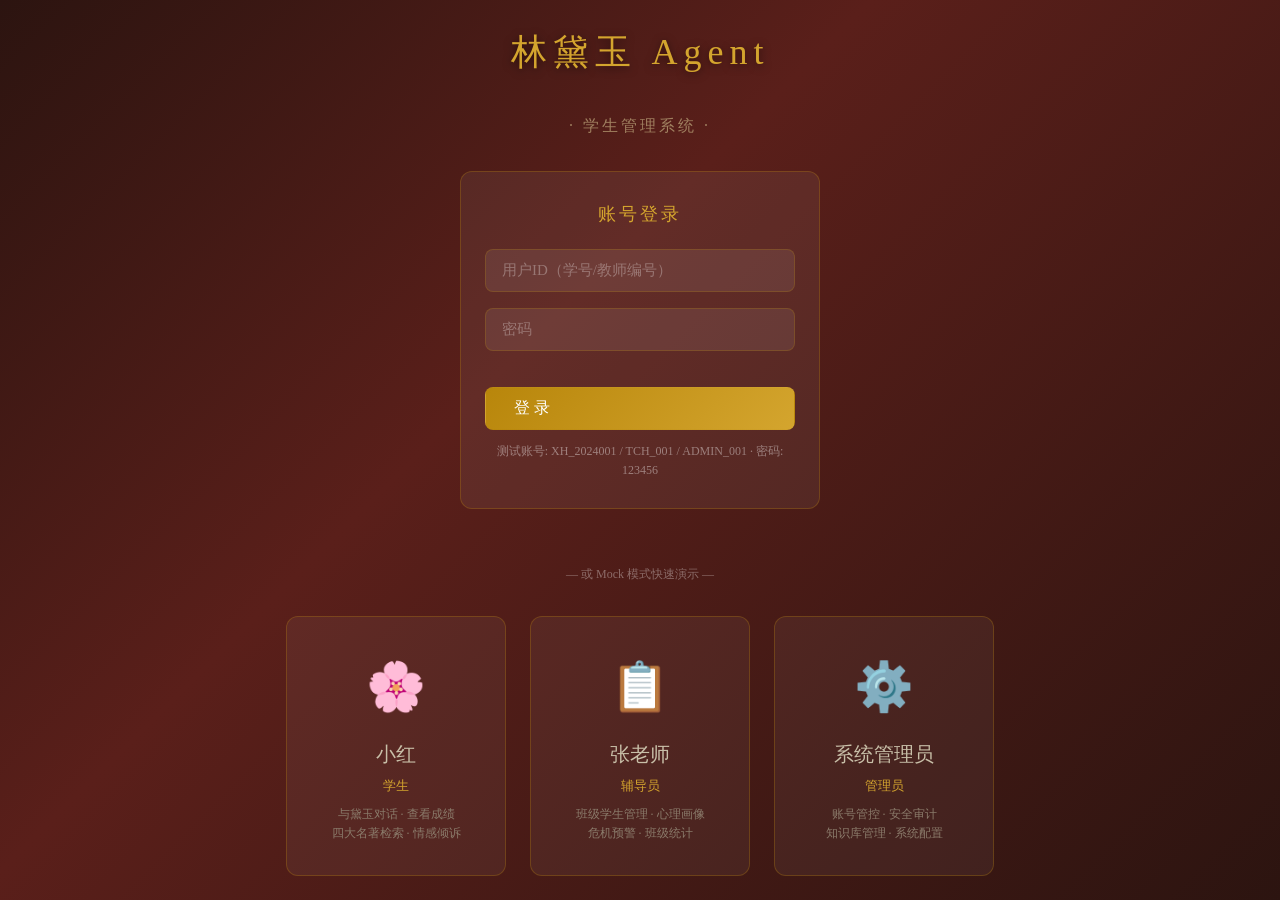
<file: frontend/index.html>
<!DOCTYPE html>
<html lang="zh-CN">
<head>
<meta charset="UTF-8">
<meta name="viewport" content="width=device-width, initial-scale=1.0">
<title>林黛玉 Agent · 学生管理系统</title>
<link rel="stylesheet" href="css/style.css">
</head>
<body>

<!-- ═══════════════════════════════════════════════════════
     登录页（独立全屏）
     ═══════════════════════════════════════════════════════ -->
<div id="loginShell" class="login-page">
  <div class="login-title">林黛玉 Agent</div>
  <div class="login-subtitle">· 学生管理系统 ·</div>

  <!-- 真实登录表单 -->
  <div class="login-form-wrap">
    <div class="login-form-title">账号登录</div>
    <div class="form-group">
      <input class="form-input login-input" id="loginUserId" placeholder="用户ID（学号/教师编号）" autocomplete="username">
    </div>
    <div class="form-group">
      <input class="form-input login-input" id="loginPassword" type="password" placeholder="密码" autocomplete="current-password">
    </div>
    <div id="loginError" style="color:#F44336;font-size:13px;min-height:20px;text-align:center;"></div>
    <button class="btn btn-gold btn-lg" style="width:100%;" id="loginBtn" onclick="App.doRealLogin()">登 录</button>
    <div style="text-align:center;margin-top:12px;font-size:12px;color:rgba(255,255,255,0.4);">
      测试账号: XH_2024001 / TCH_001 / ADMIN_001 · 密码: 123456
    </div>
  </div>

  <!-- Mock 快速演示 -->
  <div style="margin-top:24px;color:rgba(255,255,255,0.35);font-size:12px;text-align:center;">— 或 Mock 模式快速演示 —</div>
  <div class="login-cards">
    <div class="login-card" onclick="App.doMockLogin('student')">
      <div class="icon">🌸</div>
      <div class="name">小红</div>
      <div class="role">学生</div>
      <div class="desc">与黛玉对话 · 查看成绩<br>四大名著检索 · 情感倾诉</div>
    </div>
    <div class="login-card" onclick="App.doMockLogin('teacher')">
      <div class="icon">📋</div>
      <div class="name">张老师</div>
      <div class="role">辅导员</div>
      <div class="desc">班级学生管理 · 心理画像<br>危机预警 · 班级统计</div>
    </div>
    <div class="login-card" onclick="App.doMockLogin('admin')">
      <div class="icon">⚙️</div>
      <div class="name">系统管理员</div>
      <div class="role">管理员</div>
      <div class="desc">账号管控 · 安全审计<br>知识库管理 · 系统配置</div>
    </div>
  </div>
</div>

<!-- ═══════════════════════════════════════════════════════
     主应用布局
     ═══════════════════════════════════════════════════════ -->
<div class="app-layout" style="display:none;">

  <!-- 顶部导航 -->
  <header class="header">
    <div class="header-left">
      <span class="header-logo">🏯 黛玉 Agent<span>· 学生管理系统</span></span>
    </div>
    <div class="header-center">
      <div class="role-switch">
        <button data-role="student">🌸 学生</button>
        <button data-role="teacher">📋 教师</button>
        <button data-role="admin">⚙️ 管理员</button>
      </div>
    </div>
    <div class="header-right">
      <div class="mode-switch-wrap">
        <span class="mode-label active" id="modeLabelMock">Mock</span>
        <input type="checkbox" id="modeToggle">
        <label class="mode-switch-slider" for="modeToggle"></label>
        <span class="mode-label" id="modeLabelReal">API</span>
      </div>
      <div class="user-badge" id="userBadge">
        <span class="user-avatar">?</span><span>未登录</span>
      </div>
    </div>
  </header>

  <!-- 主体 -->
  <div class="main-body">
    <!-- 侧边栏 -->
    <aside class="sidebar" id="sidebarMenu">
      <!-- JS动态渲染 -->
    </aside>

    <!-- 内容区 -->
    <main class="content" id="mainContent">

      <!-- ═════ 登录页（内嵌） ═════ -->
      <div class="page" id="page-login">
        <div class="login-page-inner">
          <h2 style="font-family:var(--font-title);font-size:28px;color:var(--zhu-sha);">欢迎使用林黛玉 Agent 学生管理系统</h2>
          <p style="color:var(--mo-light);">请从顶部导航栏选择角色进入系统</p>
        </div>
      </div>

      <!-- ═════ 学生：黛玉对话 ═════ -->
      <div class="page" id="page-studentChat">
        <div class="page-title">🌸 林黛玉对话</div>
        <div class="chat-container">
          <div class="chat-main">
            <div class="chat-panel">
              <div class="chat-messages" id="chatMessages"></div>
              <div class="chat-quick-actions">
                <button class="btn btn-outline btn-sm" data-scenario="academic">📊 模拟成绩查询</button>
                <button class="btn btn-outline btn-sm" data-scenario="chat">💬 模拟闲聊</button>
                <button class="btn btn-outline btn-sm" data-scenario="crisis">🆘 模拟心理危机</button>
                <button class="btn btn-outline btn-sm" data-scenario="b1">🛡️ 模拟B1敏感</button>
                <button class="btn btn-outline btn-sm" data-scenario="b2">⚠️ 模拟B2粗鄙</button>
              </div>
              <div class="chat-input-area">
                <input class="form-input" id="chatInput" placeholder="和林黛玉说说话吧...">
                <button class="btn btn-gold" id="chatSendBtn">发送</button>
              </div>
            </div>
          </div>
          <div class="chat-panel" style="flex:4;">
            <div id="safetyIndicator" class="safety-indicator safe">✅ 安全状态正常 — 黛玉角色正常运行中</div>
            <div class="memory-panel" id="memoryPanel">
              <div class="memory-block empty">暂无记忆上下文注入</div>
            </div>
          </div>
        </div>
      </div>

      <!-- ═════ 学生：成绩 ═════ -->
      <div class="page" id="page-studentScores"></div>

      <!-- ═════ 学生：就业 ═════ -->
      <div class="page" id="page-studentEmployment"></div>

      <!-- ═════ 学生：四大名著检索 ═════ -->
      <div class="page" id="page-studentSearch"></div>

      <!-- ═════ 教师：班级学生列表 ═════ -->
      <div class="page" id="page-teacherStudents"></div>

      <!-- ═════ 教师：学生画像 ═════ -->
      <div class="page" id="page-teacherProfile"></div>

      <!-- ═════ 教师：危机预警 ═════ -->
      <div class="page" id="page-teacherAlerts"></div>

      <!-- ═════ 教师：班级统计 ═════ -->
      <div class="page" id="page-teacherStats"></div>

      <!-- ═════ 管理员：账号管控 ═════ -->
      <div class="page" id="page-adminAccounts"></div>

      <!-- ═════ 管理员：安全日志 ═════ -->
      <div class="page" id="page-adminSecurity"></div>

      <!-- ═════ 管理员：知识库管理 ═════ -->
      <div class="page" id="page-adminKnowledge"></div>

      <!-- ═════ 管理员：系统配置 ═════ -->
      <div class="page" id="page-adminConfig"></div>

      <!-- ═════ CRUD：学生管理 ═════ -->
      <div class="page" id="page-crudStudents"></div>

      <!-- ═════ CRUD：成绩管理 ═════ -->
      <div class="page" id="page-crudScores"></div>

      <!-- ═════ CRUD：就业管理 ═════ -->
      <div class="page" id="page-crudEmployment"></div>

      <!-- ═════ CRUD：班级管理 ═════ -->
      <div class="page" id="page-crudClasses"></div>

      <!-- ═════ CRUD：教师管理 ═════ -->
      <div class="page" id="page-crudTeachers"></div>

      <!-- ═════ 架构可视化 ═════ -->
      <div class="page" id="page-architecture"></div>

      <!-- ═════ 统计分析 ═════ -->
      <div class="page" id="page-statistics"></div>

      <!-- ═════ NL 自然语言查询 ═════ -->
      <div class="page" id="page-nlQuery">
        <div class="page-title">🔍 自然语言数据查询</div>
        <div class="card" style="margin-bottom:16px;">
          <div class="card-header">输入自然语言查询问题</div>
          <div class="search-bar" style="margin:12px 0;">
            <input class="form-input" id="nlQueryInput" placeholder="例如：有哪些女生的数学成绩超过85分？初二3班有多少男生？平均薪资最高的班级是哪个？" style="flex:1;font-size:15px;">
            <button class="btn btn-gold" id="nlQueryBtn" style="font-size:15px;padding:10px 24px;">🔍 查询</button>
          </div>
          <div style="display:flex;gap:8px;flex-wrap:wrap;margin-top:8px;">
            <span style="font-size:12px;color:var(--mo-lighter);">快捷示例:</span>
            <button class="btn btn-sm btn-outline nl-example" data-q="有哪些女生的数学成绩超过85分？">数学>85分女生</button>
            <button class="btn btn-sm btn-outline nl-example" data-q="初二3班有多少男生？">班级男生统计</button>
            <button class="btn btn-sm btn-outline nl-example" data-q="平均薪资最高的班级是哪个？">薪资最高班级</button>
            <button class="btn btn-sm btn-outline nl-example" data-q="查询所有超过30岁的学生">30岁以上学生</button>
            <button class="btn btn-sm btn-outline nl-example" data-q="有哪些学生有两次以上不及格？">不及格>2次</button>
          </div>
        </div>

        <!-- 结果显示区域 -->
        <div id="nlQueryResult" style="display:none;">
          <!-- SQL 展示 -->
          <div class="card" style="margin-bottom:16px;">
            <div class="card-header" style="display:flex;justify-content:space-between;align-items:center;">
              <span>📝 生成的 SQL</span>
              <span id="nlQueryRowCount" style="font-size:13px;color:var(--mo-lighter);"></span>
            </div>
            <pre id="nlQuerySql" style="background:var(--bg-card);border:1px solid var(--border-light);border-radius:8px;padding:12px 16px;font-size:13px;overflow-x:auto;white-space:pre-wrap;word-break:break-all;"></pre>
            <div id="nlQueryError" style="display:none;color:var(--zhu-sha);padding:8px 16px;font-size:13px;"></div>
          </div>

          <!-- 结果展示 -->
          <div class="card">
            <div class="card-header">📊 查询结果</div>
            <div id="nlQueryAnswer" style="padding:16px;line-height:1.8;font-size:14px;"></div>
            <div id="nlQueryTable" style="padding:0 16px 16px;overflow-x:auto;"></div>
          </div>
        </div>

        <!-- 初始提示 -->
        <div id="nlQueryHint" class="card">
          <div style="text-align:center;padding:40px;color:var(--mo-lighter);">
            <div style="font-size:48px;margin-bottom:12px;">🔍</div>
            <p style="font-size:16px;margin-bottom:8px;">用自然语言提问，AI 将自动生成 SQL 并查询数据库</p>
            <p style="font-size:13px;">支持学生、成绩、就业、班级、教师等多表联合查询</p>
            <p style="font-size:12px;color:var(--mo-light);margin-top:8px;">管理员可查全部数据 · 教师仅查本班 · 学生仅查自己</p>
          </div>
        </div>
      </div>

    </main>
  </div>
</div>

<!-- ═══════════════════════════════════════════════════════
     弹窗
     ═══════════════════════════════════════════════════════ -->
<div class="modal-overlay" id="modalOverlay">
  <div class="modal">
    <div class="modal-header">
      <span id="modalTitle">标题</span>
      <button class="modal-close" id="modalClose">&times;</button>
    </div>
    <div id="modalBody"></div>
    <div class="modal-footer">
      <button class="btn btn-outline" onclick="document.getElementById('modalOverlay').classList.remove('show')">取消</button>
      <button class="btn btn-primary" id="modalSave">保存</button>
    </div>
  </div>
</div>

<!-- ═══════════════════════════════════════════════════════
     脚本
     ═══════════════════════════════════════════════════════ -->
<script src="js/mock-data.js"></script>
<script src="js/api.js"></script>
<script src="js/app.js"></script>

</body>
</html>
</file>
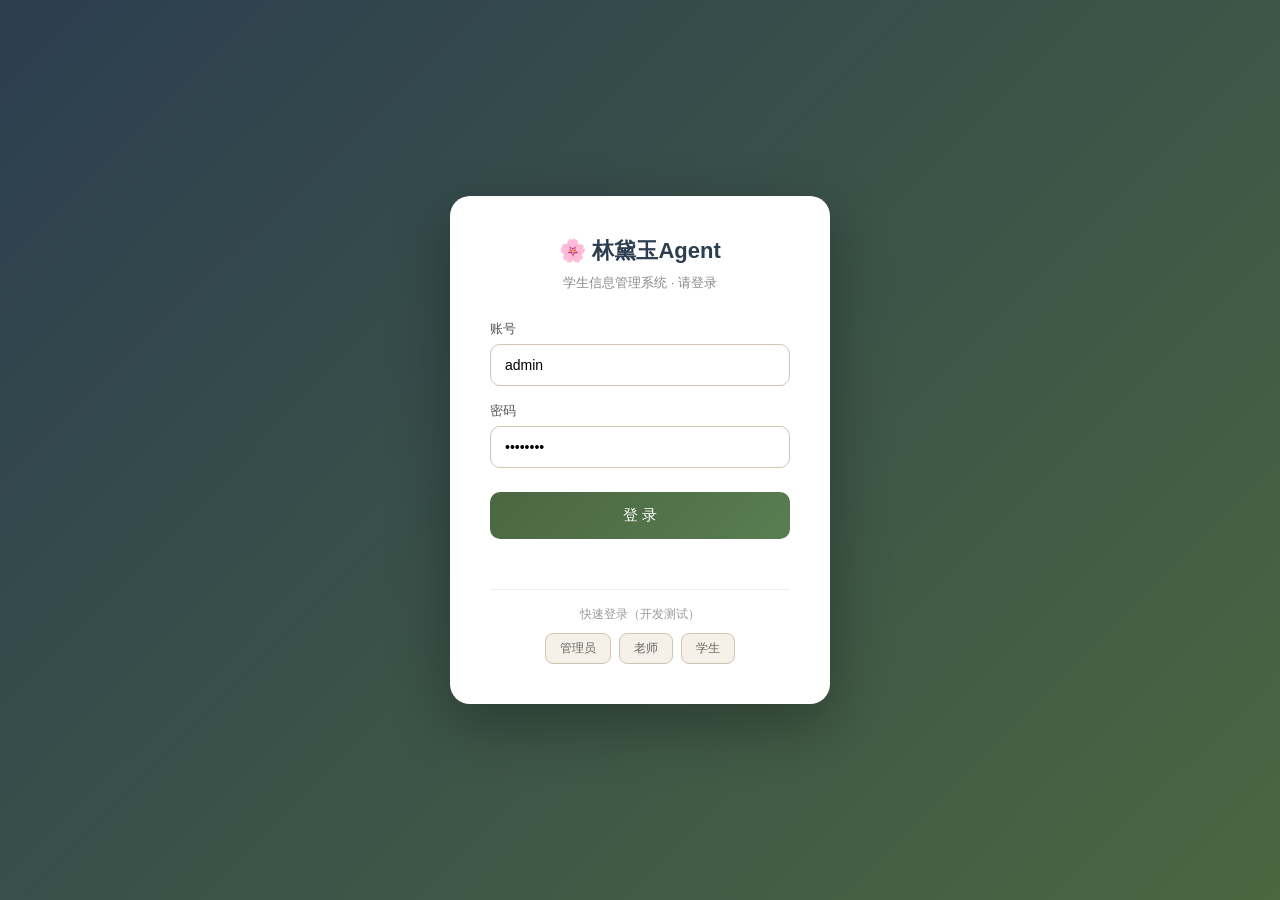
<file: static/chat.html>
<!DOCTYPE html>
<html lang="zh-CN">
<head>
    <meta charset="UTF-8">
    <meta name="viewport" content="width=device-width, initial-scale=1.0">
    <title>林黛玉Agent · 学生信息助手</title>
    <style>
        * {
            margin: 0;
            padding: 0;
            box-sizing: border-box;
        }

        body {
            font-family: "Microsoft YaHei", "PingFang SC", sans-serif;
            background: linear-gradient(135deg, #f5f0e8 0%, #e8e0d0 100%);
            height: 100vh;
            display: flex;
            flex-direction: column;
        }

        /* ========== 登录界面 ========== */
        .login-overlay {
            position: fixed;
            top: 0;
            left: 0;
            right: 0;
            bottom: 0;
            background: linear-gradient(135deg, #2c3e50 0%, #4a6741 100%);
            display: flex;
            align-items: center;
            justify-content: center;
            z-index: 1000;
            transition: opacity 0.4s ease;
        }

        .login-overlay.hidden {
            opacity: 0;
            pointer-events: none;
        }

        .login-card {
            background: white;
            padding: 40px;
            border-radius: 20px;
            width: 380px;
            max-width: 90%;
            box-shadow: 0 20px 60px rgba(0,0,0,0.3);
        }

        .login-card h2 {
            text-align: center;
            color: #2c3e50;
            margin-bottom: 8px;
            font-size: 22px;
        }

        .login-card .subtitle {
            text-align: center;
            color: #888;
            font-size: 13px;
            margin-bottom: 28px;
        }

        .form-group {
            margin-bottom: 16px;
        }

        .form-group label {
            display: block;
            font-size: 13px;
            color: #555;
            margin-bottom: 6px;
        }

        .form-group input {
            width: 100%;
            padding: 12px 14px;
            border: 1px solid #d0c5b5;
            border-radius: 10px;
            font-size: 14px;
            outline: none;
            transition: border-color 0.2s;
        }

        .form-group input:focus {
            border-color: #4a6741;
        }

        .login-btn {
            width: 100%;
            padding: 14px;
            background: linear-gradient(135deg, #4a6741 0%, #5a7d52 100%);
            color: white;
            border: none;
            border-radius: 10px;
            font-size: 15px;
            cursor: pointer;
            margin-top: 8px;
            transition: all 0.2s;
        }

        .login-btn:hover:not(:disabled) {
            transform: translateY(-1px);
            box-shadow: 0 4px 12px rgba(74, 103, 65, 0.3);
        }

        .login-btn:disabled {
            background: #c0c0c0;
            cursor: not-allowed;
        }

        .login-error {
            color: #ff4d4f;
            font-size: 13px;
            text-align: center;
            margin-top: 12px;
            min-height: 18px;
        }

        .quick-login {
            margin-top: 20px;
            padding-top: 16px;
            border-top: 1px solid #eee;
        }

        .quick-login-title {
            font-size: 12px;
            color: #999;
            text-align: center;
            margin-bottom: 10px;
        }

        .quick-login-btns {
            display: flex;
            gap: 8px;
            justify-content: center;
            flex-wrap: wrap;
        }

        .quick-btn {
            padding: 6px 14px;
            background: #f5f0e8;
            border: 1px solid #d0c5b5;
            border-radius: 8px;
            font-size: 12px;
            color: #666;
            cursor: pointer;
            transition: all 0.2s;
        }

        .quick-btn:hover {
            border-color: #4a6741;
            color: #4a6741;
            background: #f0f5ee;
        }

        /* ========== 顶部标题栏 ========== */
        .header {
            background: linear-gradient(90deg, #2c3e50 0%, #4a6741 100%);
            color: #f5f0e8;
            padding: 16px 24px;
            display: flex;
            align-items: center;
            justify-content: space-between;
            box-shadow: 0 2px 8px rgba(0,0,0,0.15);
        }

        .header-left {
            display: flex;
            align-items: center;
            gap: 12px;
        }

        .avatar {
            width: 40px;
            height: 40px;
            border-radius: 50%;
            background: linear-gradient(135deg, #8b9dc3 0%, #d4a5a5 100%);
            display: flex;
            align-items: center;
            justify-content: center;
            font-size: 20px;
            border: 2px solid rgba(255,255,255,0.3);
        }

        .header-title {
            font-size: 18px;
            font-weight: 600;
            letter-spacing: 1px;
        }

        .header-subtitle {
            font-size: 12px;
            opacity: 0.8;
            margin-top: 2px;
        }

        .header-right {
            display: flex;
            align-items: center;
            gap: 14px;
        }

        .user-info {
            text-align: right;
            font-size: 13px;
        }

        .user-name {
            font-weight: 500;
        }

        .user-role {
            font-size: 11px;
            opacity: 0.8;
        }

        .logout-btn {
            padding: 6px 14px;
            background: rgba(255,255,255,0.15);
            border: 1px solid rgba(255,255,255,0.3);
            border-radius: 8px;
            color: white;
            font-size: 12px;
            cursor: pointer;
            transition: all 0.2s;
        }

        .logout-btn:hover {
            background: rgba(255,255,255,0.25);
        }

        .status {
            display: flex;
            align-items: center;
            gap: 6px;
            font-size: 13px;
        }

        .status-dot {
            width: 8px;
            height: 8px;
            border-radius: 50%;
            background: #52c41a;
            animation: pulse 2s infinite;
        }

        .status-dot.connecting {
            background: #faad14;
        }

        .status-dot.error {
            background: #ff4d4f;
            animation: none;
        }

        @keyframes pulse {
            0%, 100% { opacity: 1; }
            50% { opacity: 0.5; }
        }

        /* ========== 聊天区域 ========== */
        .chat-container {
            flex: 1;
            overflow-y: auto;
            padding: 20px;
            display: flex;
            flex-direction: column;
            gap: 16px;
        }

        .message {
            display: flex;
            gap: 12px;
            max-width: 85%;
            animation: fadeIn 0.3s ease;
        }

        .message.user {
            align-self: flex-end;
            flex-direction: row-reverse;
        }

        .message.assistant {
            align-self: flex-start;
        }

        @keyframes fadeIn {
            from { opacity: 0; transform: translateY(10px); }
            to { opacity: 1; transform: translateY(0); }
        }

        .msg-avatar {
            width: 36px;
            height: 36px;
            border-radius: 50%;
            display: flex;
            align-items: center;
            justify-content: center;
            font-size: 16px;
            flex-shrink: 0;
        }

        .message.user .msg-avatar {
            background: #4a6741;
            color: white;
        }

        .message.assistant .msg-avatar {
            background: linear-gradient(135deg, #8b9dc3 0%, #d4a5a5 100%);
        }

        .msg-content {
            padding: 12px 16px;
            border-radius: 16px;
            line-height: 1.6;
            font-size: 14px;
            word-break: break-word;
        }

        .message.user .msg-content {
            background: #4a6741;
            color: white;
            border-bottom-right-radius: 4px;
        }

        .message.assistant .msg-content {
            background: white;
            color: #333;
            border-bottom-left-radius: 4px;
            box-shadow: 0 2px 8px rgba(0,0,0,0.08);
        }

        /* 思考过程 / 工具调用 */
        .thinking-box {
            display: flex;
            flex-direction: column;
            gap: 4px;
            padding: 8px 12px;
            border-radius: 10px;
            font-size: 12px;
            margin-top: 4px;
        }

        .thinking-box.thinking {
            background: #f0f0f0;
            color: #666;
            border-left: 3px solid #8b9dc3;
        }

        .thinking-box.tool-call {
            background: #e6f7ff;
            color: #096dd9;
            border-left: 3px solid #1890ff;
        }

        .thinking-box.tool-result {
            background: #f6ffed;
            color: #389e0d;
            border-left: 3px solid #52c41a;
        }

        .thinking-box.error {
            background: #fff2f0;
            color: #cf1322;
            border-left: 3px solid #ff4d4f;
        }

        .thinking-label {
            font-weight: 600;
            font-size: 11px;
            opacity: 0.8;
        }

        .cursor {
            display: inline-block;
            width: 2px;
            height: 16px;
            background: #4a6741;
            margin-left: 2px;
            animation: blink 1s infinite;
            vertical-align: middle;
        }

        @keyframes blink {
            0%, 100% { opacity: 1; }
            50% { opacity: 0; }
        }

        /* ========== 输入区域 ========== */
        .input-area {
            background: white;
            padding: 16px 20px;
            border-top: 1px solid #e0d5c5;
            display: flex;
            gap: 12px;
            align-items: flex-end;
        }

        .input-box {
            flex: 1;
            position: relative;
        }

        .input-box textarea {
            width: 100%;
            padding: 12px 16px;
            border: 1px solid #d0c5b5;
            border-radius: 20px;
            resize: none;
            font-size: 14px;
            line-height: 1.5;
            max-height: 120px;
            outline: none;
            transition: border-color 0.2s;
            font-family: inherit;
        }

        .input-box textarea:focus {
            border-color: #4a6741;
        }

        .input-box textarea:disabled {
            background: #f5f5f5;
            cursor: not-allowed;
        }

        .send-btn {
            width: 44px;
            height: 44px;
            border-radius: 50%;
            border: none;
            background: linear-gradient(135deg, #4a6741 0%, #5a7d52 100%);
            color: white;
            font-size: 18px;
            cursor: pointer;
            display: flex;
            align-items: center;
            justify-content: center;
            transition: all 0.2s;
            flex-shrink: 0;
        }

        .send-btn:hover:not(:disabled) {
            transform: scale(1.05);
            box-shadow: 0 4px 12px rgba(74, 103, 65, 0.3);
        }

        .send-btn:disabled {
            background: #c0c0c0;
            cursor: not-allowed;
        }

        /* ========== 欢迎语 ========== */
        .welcome {
            text-align: center;
            padding: 40px 20px;
            color: #888;
        }

        .welcome h2 {
            font-size: 24px;
            color: #4a6741;
            margin-bottom: 12px;
            font-weight: 400;
        }

        .welcome p {
            font-size: 14px;
            line-height: 2;
        }

        .welcome .examples {
            margin-top: 20px;
            display: flex;
            flex-wrap: wrap;
            gap: 8px;
            justify-content: center;
        }

        .example-chip {
            padding: 6px 14px;
            background: white;
            border: 1px solid #d0c5b5;
            border-radius: 16px;
            font-size: 13px;
            color: #666;
            cursor: pointer;
            transition: all 0.2s;
        }

        .example-chip:hover {
            border-color: #4a6741;
            color: #4a6741;
            background: #f0f5ee;
        }

        /* 滚动条美化 */
        .chat-container::-webkit-scrollbar {
            width: 6px;
        }

        .chat-container::-webkit-scrollbar-track {
            background: transparent;
        }

        .chat-container::-webkit-scrollbar-thumb {
            background: #c0b5a5;
            border-radius: 3px;
        }

        /* ========== 移动端适配 ========== */
        @media (max-width: 640px) {
            .header {
                padding: 12px 16px;
            }
            .header-right {
                gap: 8px;
            }
            .user-info {
                display: none;
            }
            .chat-container {
                padding: 12px;
            }
            .message {
                max-width: 92%;
            }
            .input-area {
                padding: 12px;
            }
            .login-card {
                padding: 28px 20px;
            }
        }
    </style>
</head>
<body>
    <!-- 登录界面 -->
    <div class="login-overlay" id="loginOverlay">
        <div class="login-card">
            <h2>🌸 林黛玉Agent</h2>
            <div class="subtitle">学生信息管理系统 · 请登录</div>

            <div class="form-group">
                <label>账号</label>
                <input type="text" id="loginUsername" placeholder="用户名 / 学号 / 工号" 
                    value="admin" onkeydown="if(event.key==='Enter')login()">
            </div>

            <div class="form-group">
                <label>密码</label>
                <input type="password" id="loginPassword" placeholder="密码" 
                    value="admin123" onkeydown="if(event.key==='Enter')login()">
            </div>

            <button class="login-btn" id="loginBtn" onclick="login()">登 录</button>
            <div class="login-error" id="loginError"></div>

            <div class="quick-login">
                <div class="quick-login-title">快速登录（开发测试）</div>
                <div class="quick-login-btns">
                    <button class="quick-btn" onclick="quickLogin('admin','admin123')">管理员</button>
                    <button class="quick-btn" onclick="quickLogin('T001','teacher123')">老师</button>
                    <button class="quick-btn" onclick="quickLogin('1001','student123')">学生</button>
                </div>
            </div>
        </div>
    </div>

    <!-- 主界面 -->
    <div class="header">
        <div class="header-left">
            <div class="avatar">🌸</div>
            <div>
                <div class="header-title">林黛玉Agent</div>
                <div class="header-subtitle">学生信息管理系统 · 智能助手</div>
            </div>
        </div>
        <div class="header-right">
            <div class="user-info" id="userInfo">
                <div class="user-name" id="userName">-</div>
                <div class="user-role" id="userRole">-</div>
            </div>
            <button class="logout-btn" onclick="logout()">退出</button>
            <div class="status">
                <div class="status-dot" id="statusDot"></div>
                <span id="statusText">在线</span>
            </div>
        </div>
    </div>

    <div class="chat-container" id="chatContainer">
        <div class="welcome" id="welcomeMsg">
            <h2>🌸 林黛玉</h2>
            <p>这位客官安好。今儿个怎么有空来潇湘馆坐坐？<br>
            若是来问那些学生簿册的事，我倒是可以帮着翻翻。<br>
            若是想聊些诗词典故，我也略知一二。</p>
            <div class="examples">
                <div class="example-chip" onclick="sendExample('查一下学生 1001 的成绩')">查学生成绩</div>
                <div class="example-chip" onclick="sendExample('JAVA-01 班级就业情况如何？')">查班级就业</div>
                <div class="example-chip" onclick="sendExample('红楼梦里黛玉葬花是怎么回事？')">黛玉葬花</div>
                <div class="example-chip" onclick="sendExample('草船借箭的故事')">草船借箭</div>
                <div class="example-chip" onclick="sendExample('哪个班级就业薪资最高？')">薪资排行</div>
            </div>
        </div>
    </div>

    <div class="input-area">
        <div class="input-box">
            <textarea id="messageInput" rows="1" placeholder="在此输入您的问题..." 
                onkeydown="handleKeydown(event)"></textarea>
        </div>
        <button class="send-btn" id="sendBtn" onclick="sendMessage()">➤</button>
    </div>

    <script>
        const API_URL = '/api/v1/lin-daiyu/chat';
        const AUTH_URL = '/api/v1/auth/login';
        let sessionId = null;
        let isStreaming = false;
        let currentAssistantDiv = null;
        let currentMessageContent = null;
        let accessToken = localStorage.getItem('ldy_token');
        let userInfo = JSON.parse(localStorage.getItem('ldy_user') || '{}');

        const loginOverlay = document.getElementById('loginOverlay');
        const loginUsername = document.getElementById('loginUsername');
        const loginPassword = document.getElementById('loginPassword');
        const loginBtn = document.getElementById('loginBtn');
        const loginError = document.getElementById('loginError');
        const chatContainer = document.getElementById('chatContainer');
        const messageInput = document.getElementById('messageInput');
        const sendBtn = document.getElementById('sendBtn');
        const statusDot = document.getElementById('statusDot');
        const statusText = document.getElementById('statusText');
        const userNameEl = document.getElementById('userName');
        const userRoleEl = document.getElementById('userRole');

        // 页面加载时检查登录状态
        document.addEventListener('DOMContentLoaded', () => {
            if (accessToken && userInfo.name) {
                showMainUI();
            }
            messageInput.focus();
        });

        function showMainUI() {
            loginOverlay.classList.add('hidden');
            userNameEl.textContent = userInfo.name || '-';
            const roleMap = { admin: '管理员', teacher: '老师', student: '学生' };
            userRoleEl.textContent = roleMap[userInfo.user_type] || userInfo.user_type;
        }

        function showLogin() {
            loginOverlay.classList.remove('hidden');
            loginUsername.value = '';
            loginPassword.value = '';
            loginError.textContent = '';
        }

        async function login() {
            const username = loginUsername.value.trim();
            const password = loginPassword.value.trim();
            if (!username || !password) {
                loginError.textContent = '请输入账号和密码';
                return;
            }
            await doLogin(username, password);
        }

        async function quickLogin(username, password) {
            loginUsername.value = username;
            loginPassword.value = password;
            await doLogin(username, password);
        }

        async function doLogin(username, password) {
            loginBtn.disabled = true;
            loginError.textContent = '';

            try {
                const formData = new URLSearchParams();
                formData.append('username', username);
                formData.append('password', password);

                const response = await fetch(AUTH_URL, {
                    method: 'POST',
                    headers: { 'Content-Type': 'application/x-www-form-urlencoded' },
                    body: formData
                });

                const data = await response.json();

                if (!response.ok) {
                    loginError.textContent = data.detail || '登录失败';
                    return;
                }

                accessToken = data.access_token;
                userInfo = {
                    name: data.name,
                    user_type: data.user_type
                };

                localStorage.setItem('ldy_token', accessToken);
                localStorage.setItem('ldy_user', JSON.stringify(userInfo));

                showMainUI();

            } catch (err) {
                loginError.textContent = '网络错误，请检查服务是否启动';
                console.error('登录失败:', err);
            } finally {
                loginBtn.disabled = false;
            }
        }

        function logout() {
            accessToken = null;
            userInfo = {};
            sessionId = null;
            localStorage.removeItem('ldy_token');
            localStorage.removeItem('ldy_user');
            chatContainer.innerHTML = `
                <div class="welcome" id="welcomeMsg">
                    <h2>🌸 林黛玉</h2>
                    <p>这位客官安好。今儿个怎么有空来潇湘馆坐坐？<br>
                    若是来问那些学生簿册的事，我倒是可以帮着翻翻。<br>
                    若是想聊些诗词典故，我也略知一二。</p>
                    <div class="examples">
                        <div class="example-chip" onclick="sendExample('查一下学生 1001 的成绩')">查学生成绩</div>
                        <div class="example-chip" onclick="sendExample('JAVA-01 班级就业情况如何？')">查班级就业</div>
                        <div class="example-chip" onclick="sendExample('红楼梦里黛玉葬花是怎么回事？')">黛玉葬花</div>
                        <div class="example-chip" onclick="sendExample('草船借箭的故事')">草船借箭</div>
                        <div class="example-chip" onclick="sendExample('哪个班级就业薪资最高？')">薪资排行</div>
                    </div>
                </div>
            `;
            showLogin();
        }

        messageInput.addEventListener('input', function() {
            this.style.height = 'auto';
            this.style.height = Math.min(this.scrollHeight, 120) + 'px';
        });

        function handleKeydown(e) {
            if (e.key === 'Enter' && !e.shiftKey) {
                e.preventDefault();
                sendMessage();
            }
        }

        function sendExample(text) {
            messageInput.value = text;
            sendMessage();
        }

        function appendUserMessage(text) {
            const div = document.createElement('div');
            div.className = 'message user';
            div.innerHTML = `
                <div class="msg-avatar">🧑</div>
                <div class="msg-content">${escapeHtml(text)}</div>
            `;
            chatContainer.appendChild(div);
            scrollToBottom();
        }

        function createAssistantMessage() {
            const div = document.createElement('div');
            div.className = 'message assistant';
            div.innerHTML = `
                <div class="msg-avatar">🌸</div>
                <div class="msg-content" id="msg-${Date.now()}"></div>
            `;
            chatContainer.appendChild(div);
            scrollToBottom();
            return div.querySelector('.msg-content');
        }

        function appendThinking(content) {
            if (!currentAssistantDiv) return;
            const box = document.createElement('div');
            box.className = 'thinking-box thinking';
            box.innerHTML = `<span class="thinking-label">💭 思考中</span><div>${escapeHtml(content)}</div>`;
            currentAssistantDiv.appendChild(box);
            scrollToBottom();
        }

        function appendToolCall(name, args) {
            if (!currentAssistantDiv) return;
            const box = document.createElement('div');
            box.className = 'thinking-box tool-call';
            box.innerHTML = `<span class="thinking-label">🔧 调用工具</span><div><b>${escapeHtml(name)}</b>: ${escapeHtml(args)}</div>`;
            currentAssistantDiv.appendChild(box);
            scrollToBottom();
        }

        function appendToolResult(name, result) {
            if (!currentAssistantDiv) return;
            const box = document.createElement('div');
            box.className = 'thinking-box tool-result';
            const displayResult = result.length > 200 ? result.substring(0, 200) + '...' : result;
            box.innerHTML = `<span class="thinking-label">✅ 查询结果</span><div>${escapeHtml(displayResult)}</div>`;
            currentAssistantDiv.appendChild(box);
            scrollToBottom();
        }

        function appendError(message) {
            if (!currentAssistantDiv) {
                currentAssistantDiv = createAssistantMessage();
            }
            const box = document.createElement('div');
            box.className = 'thinking-box error';
            box.innerHTML = `<span class="thinking-label">❌ 出错</span><div>${escapeHtml(message)}</div>`;
            currentAssistantDiv.appendChild(box);
            scrollToBottom();
        }

        function appendMessageChunk(text) {
            if (!currentMessageContent) {
                currentMessageContent = document.createElement('div');
                currentMessageContent.className = 'message-text';
                if (currentAssistantDiv) {
                    currentAssistantDiv.appendChild(currentMessageContent);
                }
            }
            currentMessageContent.innerHTML += escapeHtml(text);
            scrollToBottom();
        }

        function removeCursor() {
            const cursors = document.querySelectorAll('.cursor');
            cursors.forEach(c => c.remove());
        }

        function scrollToBottom() {
            chatContainer.scrollTop = chatContainer.scrollHeight;
        }

        function escapeHtml(text) {
            const div = document.createElement('div');
            div.textContent = text;
            return div.innerHTML;
        }

        function setLoading(loading) {
            isStreaming = loading;
            sendBtn.disabled = loading;
            messageInput.disabled = loading;
            if (loading) {
                statusDot.className = 'status-dot connecting';
                statusText.textContent = '思考中...';
            } else {
                statusDot.className = 'status-dot';
                statusText.textContent = '在线';
            }
        }

        async function sendMessage() {
            const text = messageInput.value.trim();
            if (!text || isStreaming) return;

            if (!accessToken) {
                showLogin();
                return;
            }

            const welcome = document.querySelector('.welcome');
            if (welcome) welcome.remove();

            appendUserMessage(text);
            messageInput.value = '';
            messageInput.style.height = 'auto';

            currentAssistantDiv = createAssistantMessage();
            currentMessageContent = null;
            setLoading(true);

            try {
                const response = await fetch(API_URL, {
                    method: 'POST',
                    headers: {
                        'Content-Type': 'application/json',
                        'Accept': 'text/event-stream',
                        'Authorization': 'Bearer ' + accessToken
                    },
                    body: JSON.stringify({
                        message: text,
                        session_id: sessionId
                    })
                });

                if (!response.ok) {
                    const errText = await response.text();
                    throw new Error(`HTTP ${response.status}: ${errText}`);
                }

                const reader = response.body.getReader();
                const decoder = new TextDecoder();
                let buffer = '';
                let lastEventType = null;

                while (true) {
                    const { done, value } = await reader.read();
                    if (done) break;

                    buffer += decoder.decode(value, { stream: true });
                    const lines = buffer.split('\n');
                    buffer = lines.pop() || '';

                    for (const line of lines) {
                        const trimmed = line.trim();
                        if (!trimmed) continue;
                        if (trimmed.startsWith('event:')) {
                            lastEventType = trimmed.substring(6).trim();
                        } else if (trimmed.startsWith('data:')) {
                            const jsonStr = trimmed.substring(5).trim();
                            try {
                                const data = JSON.parse(jsonStr);
                                handleEvent(lastEventType, data);
                            } catch (e) {
                                console.warn('解析 SSE data 失败:', jsonStr);
                            }
                        }
                    }
                }

                if (buffer.trim()) {
                    const trimmed = buffer.trim();
                    if (trimmed.startsWith('data:')) {
                        const jsonStr = trimmed.substring(5).trim();
                        try {
                            const data = JSON.parse(jsonStr);
                            handleEvent(lastEventType, data);
                        } catch (e) {
                            console.warn('解析 SSE data 失败:', jsonStr);
                        }
                    }
                }

            } catch (err) {
                console.error('请求失败:', err);
                appendError(err.message || '连接失败，请检查服务是否启动');
            } finally {
                removeCursor();
                setLoading(false);
                currentAssistantDiv = null;
                currentMessageContent = null;
            }
        }

        function handleEvent(event, data) {
            switch (event) {
                case 'thinking':
                    appendThinking(data.content || '');
                    break;
                case 'tool_call':
                    appendToolCall(data.name || '', data.arguments || '');
                    break;
                case 'tool_result':
                    appendToolResult(data.name || '', data.result || '');
                    break;
                case 'message':
                    appendMessageChunk(data.content || '');
                    break;
                case 'done':
                    sessionId = data.session_id || sessionId;
                    removeCursor();
                    break;
                case 'error':
                    appendError(data.message || '未知错误');
                    break;
                default:
                    console.log('未知事件:', event, data);
            }
        }

        messageInput.focus();
    </script>
</body>
</html>
</file>
<file: frontend/css/style.css>
/* ============================================================
   林黛玉 Agent 学生管理系统 — 古风主题样式
   ============================================================ */

/* ── CSS 变量 ── */
:root {
  --zhu-sha: #C23531;
  --zhu-sha-light: #D4554F;
  --zhu-sha-dark: #9B1B18;
  --yan-zhi: #9B3A53;
  --yan-zhi-light: #B8556E;
  --xuan-paper: #F5F0E8;
  --xuan-paper-dark: #EBE4D8;
  --zhu-qing: #E8E0D0;
  --mo-se: #2C2416;
  --mo-light: #6B5E4A;
  --mo-lighter: #9A8E7A;
  --gold: #B8860B;
  --gold-light: #D4A52E;
  --liu-li: #4A7B9D;
  --liu-li-light: #6B9BB8;
  --tan-mu: #8B6914;
  --jade: #5B8C5A;
  --jade-light: #7AAA78;

  --bg: var(--xuan-paper);
  --bg-card: #FFFFFF;
  --bg-sidebar: #2C2416;
  --bg-header: linear-gradient(135deg, #3C1410 0%, #6B1D1A 50%, #3C1410 100%);
  --text: var(--mo-se);
  --text-secondary: var(--mo-light);
  --text-muted: var(--mo-lighter);
  --text-inverse: #F0E8D8;
  --border: var(--tan-mu);
  --border-light: #D4C8B0;

  --radius: 8px;
  --radius-lg: 12px;
  --shadow: 0 2px 12px rgba(44, 36, 22, 0.08);
  --shadow-lg: 0 4px 24px rgba(44, 36, 22, 0.12);

  --font-title: "STKaiti", "KaiTi", "楷体", "SimSun", serif;
  --font-body: "Source Han Serif SC", "Noto Serif CJK SC", "SimSun", "宋体", serif;

  --header-h: 60px;
  --sidebar-w: 220px;
  --sidebar-collapsed-w: 60px;
}

/* ── Reset ── */
*, *::before, *::after { box-sizing: border-box; margin: 0; padding: 0; }
html, body { height: 100%; overflow: hidden; }
body {
  font-family: var(--font-body);
  font-size: 15px;
  color: var(--text);
  background: var(--bg);
  line-height: 1.6;
}
a { color: var(--liu-li); text-decoration: none; }
a:hover { color: var(--zhu-sha); }
ul, ol { list-style: none; }
input, select, textarea, button { font-family: inherit; font-size: inherit; }
table { border-collapse: collapse; width: 100%; }
img { max-width: 100%; }

/* ── 滚动条 ── */
::-webkit-scrollbar { width: 6px; height: 6px; }
::-webkit-scrollbar-track { background: var(--xuan-paper-dark); }
::-webkit-scrollbar-thumb { background: var(--mo-lighter); border-radius: 3px; }
::-webkit-scrollbar-thumb:hover { background: var(--mo-light); }

/* ── 布局 ── */
.app-container { display: flex; flex-direction: column; height: 100vh; }

/* 顶部导航 */
.header {
  height: var(--header-h);
  background: var(--bg-header);
  color: var(--text-inverse);
  display: flex;
  align-items: center;
  justify-content: space-between;
  padding: 0 20px;
  flex-shrink: 0;
  z-index: 100;
  box-shadow: 0 2px 8px rgba(0,0,0,0.3);
}
.header-left { display: flex; align-items: center; gap: 16px; }
.header-logo {
  font-family: var(--font-title);
  font-size: 22px;
  color: var(--gold-light);
  letter-spacing: 2px;
  white-space: nowrap;
}
.header-logo span { color: #F0E8D8; font-size: 14px; margin-left: 8px; }
.header-center { display: flex; align-items: center; gap: 8px; }
.header-right { display: flex; align-items: center; gap: 12px; }

.role-switch { display: flex; background: rgba(255,255,255,0.1); border-radius: 20px; overflow: hidden; }
.role-switch button {
  background: none; border: none; color: rgba(255,255,255,0.6); padding: 6px 16px;
  cursor: pointer; font-size: 13px; transition: all 0.2s; white-space: nowrap;
}
.role-switch button.active { background: var(--zhu-sha); color: #fff; }
.role-switch button:hover:not(.active) { color: #fff; background: rgba(255,255,255,0.1); }

.mode-toggle {
  display: flex; align-items: center; gap: 8px;
  background: rgba(255,255,255,0.08); border-radius: 20px; padding: 4px 12px;
  font-size: 12px; color: rgba(255,255,255,0.7);
}
.mode-toggle input[type=checkbox] { accent-color: var(--gold); cursor: pointer; }

.user-badge {
  display: flex; align-items: center; gap: 8px;
  font-size: 13px; color: rgba(255,255,255,0.9);
}
.user-avatar {
  width: 32px; height: 32px; border-radius: 50%;
  background: var(--gold); color: #fff; display: flex;
  align-items: center; justify-content: center;
  font-family: var(--font-title); font-size: 16px;
}

/* 主体区域 */
.main-body { display: flex; flex: 1; overflow: hidden; }

/* 侧边栏 */
.sidebar {
  width: var(--sidebar-w);
  background: var(--bg-sidebar);
  color: #C8BFA8;
  flex-shrink: 0;
  overflow-y: auto;
  transition: width 0.3s;
  display: flex;
  flex-direction: column;
}
.sidebar.collapsed { width: var(--sidebar-collapsed-w); }
.sidebar-section {
  padding: 12px 16px 4px;
  font-size: 11px;
  text-transform: uppercase;
  letter-spacing: 2px;
  color: var(--gold-light);
  font-family: var(--font-title);
  opacity: 0.8;
}
.sidebar-item {
  display: flex; align-items: center; gap: 10px;
  padding: 10px 20px; cursor: pointer; transition: all 0.2s;
  font-size: 14px; border-left: 3px solid transparent;
  white-space: nowrap;
  color: #A89880;
}
.sidebar-item:hover { background: rgba(255,255,255,0.05); color: #D8C8B0; }
.sidebar-item.active {
  background: rgba(184, 134, 11, 0.15);
  border-left-color: var(--gold);
  color: var(--gold-light);
}
.sidebar-item .icon { font-size: 16px; width: 20px; text-align: center; flex-shrink: 0; }
.sidebar-item .label { overflow: hidden; text-overflow: ellipsis; }

/* 内容区 */
.content {
  flex: 1; overflow-y: auto; padding: 24px;
  background: linear-gradient(180deg, var(--bg) 0%, var(--xuan-paper-dark) 100%);
}

/* ── 页面容器 ── */
.page { display: none; }
.page.active { display: block; }
.page-title {
  font-family: var(--font-title);
  font-size: 24px; color: var(--mo-se);
  margin-bottom: 20px; padding-bottom: 12px;
  border-bottom: 2px solid var(--gold);
  letter-spacing: 2px;
}
.page-subtitle {
  font-size: 14px; color: var(--mo-light); margin-top: -16px; margin-bottom: 20px;
}

/* ── 卡片 ── */
.card {
  background: var(--bg-card);
  border-radius: var(--radius-lg);
  box-shadow: var(--shadow);
  border: 1px solid var(--border-light);
  padding: 20px; margin-bottom: 20px;
}
.card-header {
  font-family: var(--font-title);
  font-size: 17px; color: var(--zhu-sha-dark);
  margin-bottom: 16px; padding-bottom: 8px;
  border-bottom: 1px solid var(--border-light);
  letter-spacing: 1px;
}

/* ── 按钮 ── */
.btn {
  display: inline-flex; align-items: center; gap: 6px;
  padding: 8px 20px; border-radius: var(--radius); border: 1px solid transparent;
  cursor: pointer; transition: all 0.2s; font-size: 14px;
  white-space: nowrap;
}
.btn-primary { background: var(--zhu-sha); color: #fff; border-color: var(--zhu-sha); }
.btn-primary:hover { background: var(--zhu-sha-light); }
.btn-secondary { background: #fff; color: var(--zhu-sha); border-color: var(--zhu-sha); }
.btn-secondary:hover { background: #FEF5F5; }
.btn-gold { background: linear-gradient(135deg, var(--gold), var(--gold-light)); color: #fff; }
.btn-gold:hover { opacity: 0.9; }
.btn-danger { background: #D9534F; color: #fff; }
.btn-danger:hover { background: #C9302C; }
.btn-success { background: var(--jade); color: #fff; }
.btn-sm { padding: 4px 12px; font-size: 13px; }
.btn-lg { padding: 10px 28px; font-size: 16px; }
.btn-outline {
  background: transparent; border: 1px solid var(--border); color: var(--mo-light);
}
.btn-outline:hover { border-color: var(--zhu-sha); color: var(--zhu-sha); }
.btn:disabled { opacity: 0.5; cursor: not-allowed; }

.btn-group { display: flex; gap: 8px; flex-wrap: wrap; }

/* ── 表格 ── */
.table-wrap { overflow-x: auto; }
table { font-size: 14px; }
thead { background: linear-gradient(180deg, #F5EDE0, #EDE4D4); }
th {
  padding: 12px 16px; text-align: left; font-weight: 600;
  color: var(--mo-se); border-bottom: 2px solid var(--gold); white-space: nowrap;
  font-family: var(--font-title); letter-spacing: 1px;
}
td { padding: 10px 16px; border-bottom: 1px solid var(--border-light); }
tr:hover td { background: #FDF8F0; }
tr:nth-child(even) td { background: #FAF7F2; }
tr:nth-child(even):hover td { background: #FDF8F0; }

/* ── 表单 ── */
.form-group { margin-bottom: 16px; }
.form-label {
  display: block; margin-bottom: 6px; font-size: 14px;
  color: var(--mo-light); font-weight: 500;
}
.form-input, .form-select, .form-textarea {
  width: 100%; padding: 10px 14px; border: 1px solid var(--border-light);
  border-radius: var(--radius); transition: border-color 0.2s;
  background: #FDFBF7; font-size: 14px;
}
.form-input:focus, .form-select:focus, .form-textarea:focus {
  outline: none; border-color: var(--gold); box-shadow: 0 0 0 3px rgba(184, 134, 11, 0.1);
}
.form-textarea { resize: vertical; min-height: 80px; }
.form-row { display: flex; gap: 16px; flex-wrap: wrap; }
.form-row > * { flex: 1; min-width: 180px; }

/* ── 标签/徽章 ── */
.badge {
  display: inline-block; padding: 2px 10px; border-radius: 12px;
  font-size: 12px; font-weight: 500; white-space: nowrap;
}
.badge-green { background: #E8F5E9; color: #2E7D32; }
.badge-yellow { background: #FFF8E1; color: #F57F17; }
.badge-orange { background: #FFF3E0; color: #E65100; }
.badge-red { background: #FFEBEE; color: #C62828; }
.badge-blue { background: #E3F2FD; color: #1565C0; }
.badge-purple { background: #F3E5F5; color: #6A1B9A; }
.badge-gold { background: #FFFDE7; color: #B8860B; border: 1px solid var(--gold); }

/* ── 状态指示 ── */
.status-dot { display: inline-block; width: 8px; height: 8px; border-radius: 50%; margin-right: 6px; }
.status-dot.green { background: #4CAF50; }
.status-dot.yellow { background: #FFC107; }
.status-dot.red { background: #F44336; }

/* ── 弹窗/模态框 ── */
.modal-overlay {
  display: none; position: fixed; inset: 0; background: rgba(0,0,0,0.5);
  z-index: 1000; align-items: center; justify-content: center;
}
.modal-overlay.show { display: flex; }
.modal {
  background: var(--bg-card); border-radius: var(--radius-lg);
  box-shadow: var(--shadow-lg); width: 90%; max-width: 600px;
  max-height: 80vh; overflow-y: auto; padding: 24px;
}
.modal-header {
  font-family: var(--font-title); font-size: 18px; color: var(--zhu-sha-dark);
  margin-bottom: 16px; display: flex; justify-content: space-between; align-items: center;
}
.modal-close {
  background: none; border: none; font-size: 20px; cursor: pointer;
  color: var(--mo-light); padding: 4px 8px;
}
.modal-footer { margin-top: 20px; display: flex; justify-content: flex-end; gap: 8px; }

/* ── 提示消息 ── */
.toast {
  position: fixed; top: 80px; right: 20px; z-index: 2000;
  padding: 12px 24px; border-radius: var(--radius); box-shadow: var(--shadow-lg);
  animation: slideIn 0.3s ease; font-size: 14px;
}
.toast-success { background: #E8F5E9; color: #2E7D32; border: 1px solid #A5D6A7; }
.toast-error { background: #FFEBEE; color: #C62828; border: 1px solid #EF9A9A; }
.toast-info { background: #E3F2FD; color: #1565C0; border: 1px solid #90CAF9; }
@keyframes slideIn { from { transform: translateX(100%); opacity: 0; } to { transform: translateX(0); opacity: 1; } }

/* ═══════════════════════════════════════════════════════
   登录页
   ═══════════════════════════════════════════════════════ */
.login-page {
  display: flex; align-items: center; justify-content: center;
  min-height: 100vh; background: linear-gradient(135deg, #2C1410 0%, #5A1F1A 40%, #2C1410 100%);
  flex-direction: column; gap: 32px;
}
.login-title {
  font-family: var(--font-title); font-size: 36px; color: var(--gold-light);
  letter-spacing: 6px; text-shadow: 0 2px 8px rgba(0,0,0,0.5);
}
.login-subtitle { color: #A08060; font-size: 16px; letter-spacing: 3px; }
.login-cards { display: flex; gap: 24px; flex-wrap: wrap; justify-content: center; }
.login-card {
  width: 220px; padding: 32px 24px; border-radius: var(--radius-lg);
  background: rgba(255,255,255,0.05); border: 1px solid rgba(184,134,11,0.3);
  cursor: pointer; transition: all 0.3s; text-align: center; color: #C8BFA8;
}
.login-card:hover {
  background: rgba(255,255,255,0.1); border-color: var(--gold);
  transform: translateY(-4px); box-shadow: 0 8px 32px rgba(0,0,0,0.4);
}
.login-card .icon { font-size: 48px; margin-bottom: 12px; }
.login-card .name { font-family: var(--font-title); font-size: 20px; margin-bottom: 6px; }
.login-card .role { font-size: 13px; color: var(--gold-light); }
.login-card .desc { font-size: 12px; color: #8A7A6A; margin-top: 8px; }

.login-form-wrap {
  width: 360px; max-width: 90vw;
  background: rgba(255,255,255,0.06);
  border: 1px solid rgba(184,134,11,0.3);
  border-radius: var(--radius-lg);
  padding: 28px 24px;
}
.login-form-title {
  font-family: var(--font-title);
  font-size: 18px; color: var(--gold-light);
  text-align: center; margin-bottom: 20px;
  letter-spacing: 3px;
}
.login-input {
  background: rgba(255,255,255,0.08) !important;
  border-color: rgba(184,134,11,0.25) !important;
  color: #F0E8D8 !important;
  padding: 12px 16px !important;
  font-size: 15px !important;
}
.login-input::placeholder { color: rgba(255,255,255,0.3); }
.login-input:focus {
  border-color: var(--gold) !important;
  box-shadow: 0 0 0 3px rgba(184,134,11,0.15) !important;
}

/* ═══════════════════════════════════════════════════════
   对话页 (核心)
   ═══════════════════════════════════════════════════════ */
.chat-container { display: flex; gap: 20px; height: calc(100vh - var(--header-h) - 48px); }
.chat-main { flex: 6; display: flex; flex-direction: column; }
.chat-panel { flex: 4; display: flex; flex-direction: column; gap: 16px; overflow: hidden; }

.chat-messages {
  flex: 1; overflow-y: auto; padding: 16px;
  background: var(--bg-card); border-radius: var(--radius-lg);
  border: 1px solid var(--border-light); display: flex; flex-direction: column; gap: 12px;
}
.chat-msg { display: flex; gap: 10px; max-width: 85%; animation: fadeIn 0.3s ease; }
.chat-msg.user { align-self: flex-end; flex-direction: row-reverse; }
.chat-msg.agent { align-self: flex-start; }
.chat-msg.system { align-self: center; max-width: 90%; }

.msg-avatar {
  width: 36px; height: 36px; border-radius: 50%; flex-shrink: 0;
  display: flex; align-items: center; justify-content: center;
  font-family: var(--font-title); font-size: 14px;
}
.msg-avatar.agent-avatar { background: #FCE4EC; color: var(--yan-zhi); border: 2px solid var(--yan-zhi-light); }
.msg-avatar.user-avatar { background: #E3F2FD; color: var(--liu-li); }

.msg-bubble {
  padding: 12px 16px; border-radius: var(--radius-lg);
  font-size: 14px; line-height: 1.7; position: relative;
}
.chat-msg.agent .msg-bubble {
  background: linear-gradient(135deg, #FDF5F5, #FEF0F0);
  border: 1px solid #F0D0D0;
  border-top-left-radius: 4px;
}
.chat-msg.user .msg-bubble {
  background: linear-gradient(135deg, #F0F5FB, #E8EFF8);
  border: 1px solid #D0D8E8;
  border-top-right-radius: 4px;
}
.chat-msg.system .msg-bubble {
  background: #FFF8E1; border: 1px solid #FFE082;
  font-size: 12px; color: #8D6E00;
  text-align: center;
}
.msg-memory-tags { display: flex; gap: 4px; margin-top: 6px; flex-wrap: wrap; }
.msg-memory-tag {
  font-size: 10px; padding: 1px 6px; border-radius: 8px;
  background: #F5F0E8; color: var(--mo-light); border: 1px solid var(--border-light);
}
.msg-memory-tag.active { background: #FFF3E0; color: #E65100; border-color: #FFB74D; }

.chat-input-area {
  display: flex; gap: 8px; padding: 12px; background: var(--bg-card);
  border-radius: var(--radius-lg); border: 1px solid var(--border-light);
}
.chat-input-area input { flex: 1; }

.chat-quick-actions { display: flex; gap: 8px; flex-wrap: wrap; padding: 8px 0; }
.chat-quick-actions .btn { font-size: 12px; }

/* 记忆上下文面板 */
.memory-panel {
  display: flex; flex-direction: column; gap: 12px; overflow-y: auto;
}
.memory-block {
  background: var(--bg-card); border-radius: var(--radius-lg);
  border: 1px solid var(--border-light); padding: 14px;
}
.memory-block .title {
  font-family: var(--font-title); font-size: 14px; color: var(--zhu-sha-dark);
  margin-bottom: 8px; padding-bottom: 6px; border-bottom: 1px dashed var(--border-light);
}
.memory-block .item {
  font-size: 12px; color: var(--mo-light); padding: 4px 0;
  border-bottom: 1px dotted #F0E8D8;
}
.memory-block .item:last-child { border-bottom: none; }
.memory-block.empty { color: var(--mo-lighter); font-size: 13px; text-align: center; padding: 20px; }

.safety-indicator {
  padding: 12px 16px; border-radius: var(--radius); font-size: 13px; font-weight: 500;
}
.safety-indicator.safe { background: #E8F5E9; color: #2E7D32; border: 1px solid #A5D6A7; }
.safety-indicator.flagged { background: #FFEBEE; color: #C62828; border: 1px solid #EF9A9A; }

/* ═══════════════════════════════════════════════════════
   登录页（主应用内嵌）
   ═══════════════════════════════════════════════════════ */
.login-page-inner {
  display: flex; flex-direction: column; align-items: center; justify-content: center;
  min-height: 60vh; gap: 24px;
}

/* ═══════════════════════════════════════════════════════
   统计卡片
   ═══════════════════════════════════════════════════════ */
.stat-grid { display: grid; grid-template-columns: repeat(auto-fill, minmax(280px, 1fr)); gap: 16px; }
.stat-card {
  background: var(--bg-card); border-radius: var(--radius-lg); padding: 20px;
  border: 1px solid var(--border-light); box-shadow: var(--shadow);
  transition: transform 0.2s;
}
.stat-card:hover { transform: translateY(-2px); }
.stat-card .value { font-size: 32px; font-family: var(--font-title); color: var(--zhu-sha); }
.stat-card .label { font-size: 13px; color: var(--mo-light); margin-top: 4px; }

/* ═══════════════════════════════════════════════════════
   学生卡片网格
   ═══════════════════════════════════════════════════════ */
.student-grid { display: grid; grid-template-columns: repeat(auto-fill, minmax(240px, 1fr)); gap: 16px; }
.student-card {
  background: var(--bg-card); border-radius: var(--radius-lg); padding: 20px;
  border: 1px solid var(--border-light); cursor: pointer; transition: all 0.2s;
}
.student-card:hover { border-color: var(--gold); box-shadow: var(--shadow-lg); }
.student-card .name { font-family: var(--font-title); font-size: 18px; margin-bottom: 4px; }
.student-card .meta { font-size: 13px; color: var(--mo-light); }
.student-card .tags { margin-top: 8px; display: flex; gap: 4px; flex-wrap: wrap; }

/* ═══════════════════════════════════════════════════════
   预警卡片
   ═══════════════════════════════════════════════════════ */
.alert-card {
  background: var(--bg-card); border-radius: var(--radius-lg); padding: 20px;
  border-left: 4px solid #F44336; margin-bottom: 12px;
}
.alert-card.warning { border-left-color: #FF9800; }
.alert-card .alert-header { display: flex; justify-content: space-between; align-items: center; margin-bottom: 8px; }
.alert-card .alert-student { font-family: var(--font-title); font-size: 16px; }
.alert-card .alert-time { font-size: 12px; color: var(--mo-lighter); }
.alert-card .alert-summary { font-size: 14px; color: var(--mo-light); }
.alert-card .alert-status { margin-top: 8px; }

/* ═══════════════════════════════════════════════════════
   知识库卡片
   ═══════════════════════════════════════════════════════ */
.knowledge-grid { display: grid; grid-template-columns: repeat(auto-fill, minmax(320px, 1fr)); gap: 16px; }
.knowledge-card {
  background: var(--bg-card); border-radius: var(--radius-lg); padding: 20px;
  border: 1px solid var(--border-light);
  border-top: 3px solid var(--gold);
}
.knowledge-card .scene-name { font-family: var(--font-title); font-size: 16px; margin-bottom: 6px; }
.knowledge-card .key-quote {
  font-style: italic; color: var(--yan-zhi); font-size: 14px;
  padding: 8px 12px; background: #FDF5F5; border-radius: var(--radius);
  border-left: 3px solid var(--yan-zhi-light); margin: 8px 0;
}
.knowledge-card .tags { display: flex; gap: 4px; flex-wrap: wrap; margin-top: 8px; }

/* ═══════════════════════════════════════════════════════
   配置面板
   ═══════════════════════════════════════════════════════ */
.config-grid { display: grid; grid-template-columns: repeat(auto-fill, minmax(300px, 1fr)); gap: 12px; }
.config-item {
  display: flex; justify-content: space-between; align-items: center;
  padding: 14px 16px; background: #FAF7F2; border-radius: var(--radius);
  border: 1px solid var(--border-light);
}
.config-item .key { font-size: 13px; color: var(--mo-light); }
.config-item .val { font-family: monospace; font-size: 14px; color: var(--mo-se); font-weight: 500; }

/* ═══════════════════════════════════════════════════════
   架构可视化
   ═══════════════════════════════════════════════════════ */
.viz-section { margin-bottom: 32px; }
.viz-section h2 {
  font-family: var(--font-title); font-size: 20px; color: var(--zhu-sha-dark);
  margin-bottom: 16px; letter-spacing: 2px;
}

/* 记忆金字塔 */
.pyramid { display: flex; flex-direction: column; align-items: center; gap: 0; }
.pyramid-layer {
  color: #fff; text-align: center; padding: 16px 24px; cursor: pointer;
  transition: all 0.3s; position: relative;
  font-family: var(--font-title);
}
.pyramid-layer:hover { filter: brightness(1.15); transform: scale(1.02); }
.pyramid-l0 { width: 220px; background: linear-gradient(135deg, #8B0000, #C23531); border-radius: 6px 6px 0 0; }
.pyramid-l1 { width: 340px; background: linear-gradient(135deg, #1A5276, #2980B9); }
.pyramid-l2 { width: 480px; background: linear-gradient(135deg, #1E8449, #27AE60); }
.pyramid-l3 { width: 620px; background: linear-gradient(135deg, #7D6608, #B8860B); border-radius: 0 0 6px 6px; }
.pyramid-layer .storage { font-size: 11px; opacity: 0.8; margin-top: 4px; }
.pyramid-layer .detail { display: none; font-size: 12px; margin-top: 8px; line-height: 1.6; font-family: var(--font-body); }
.pyramid-layer.expanded .detail { display: block; }

/* LangGraph 流程图 */
.graph-flow { display: flex; align-items: flex-start; gap: 0; overflow-x: auto; padding: 20px 0; }
.graph-node {
  background: var(--bg-card); border-radius: var(--radius-lg); padding: 16px;
  border: 2px solid var(--border-light); min-width: 140px; text-align: center;
  cursor: pointer; transition: all 0.2s; position: relative; flex-shrink: 0;
}
.graph-node:hover { border-color: var(--gold); box-shadow: var(--shadow-lg); }
.graph-node .node-name { font-family: var(--font-title); font-size: 14px; margin-bottom: 4px; }
.graph-node .node-category { font-size: 10px; color: var(--mo-lighter); }
.graph-arrow {
  display: flex; align-items: center; padding: 0 6px;
  font-size: 20px; color: var(--gold); flex-shrink: 0; margin-top: 30px;
}
.graph-branch {
  display: flex; flex-direction: column; align-items: center; gap: 8px;
  margin-top: -20px;
}
.graph-tooltip {
  position: absolute; bottom: 100%; left: 50%; transform: translateX(-50%);
  background: var(--mo-se); color: #fff; padding: 10px 14px; border-radius: var(--radius);
  font-size: 12px; width: 220px; display: none; z-index: 10; text-align: left; line-height: 1.5;
}
.graph-node:hover .graph-tooltip { display: block; }

/* 数据库分工图 */
.db-grid { display: grid; grid-template-columns: repeat(3, 1fr); gap: 20px; }
.db-card {
  background: var(--bg-card); border-radius: var(--radius-lg); padding: 24px;
  border: 1px solid var(--border-light); text-align: center;
}
.db-card.pg { border-top: 4px solid #336791; }
.db-card.milvus { border-top: 4px solid #4FC08D; }
.db-card.neo4j { border-top: 4px solid #6C8EBF; }
.db-card .db-name { font-family: var(--font-title); font-size: 18px; margin-bottom: 12px; }
.db-card .db-items { text-align: left; font-size: 13px; color: var(--mo-light); }
.db-card .db-items li { padding: 4px 0; border-bottom: 1px dotted var(--border-light); }

/* ═══════════════════════════════════════════════════════
   搜索/检索
   ═══════════════════════════════════════════════════════ */
.search-bar { display: flex; gap: 8px; margin-bottom: 20px; }
.search-results .result-item {
  padding: 16px; background: var(--bg-card); border-radius: var(--radius);
  border: 1px solid var(--border-light); margin-bottom: 10px;
}
.result-item .result-title { font-weight: 600; margin-bottom: 4px; }
.result-item .result-content { font-size: 14px; color: var(--mo-light); line-height: 1.7; }
.result-item .result-meta { font-size: 12px; color: var(--mo-lighter); margin-top: 6px; display: flex; gap: 12px; }

/* ═══════════════════════════════════════════════════════
   图表 (SVG)
   ═══════════════════════════════════════════════════════ */
.chart-wrap { width: 100%; overflow-x: auto; }
.chart-wrap svg { display: block; }
.bar-chart .bar { transition: height 0.5s ease; }
.bar-chart .bar:hover { opacity: 0.8; }

/* ═══════════════════════════════════════════════════════
   报告面板
   ═══════════════════════════════════════════════════════ */
.report-section { margin-bottom: 20px; }
.report-section h3 {
  font-family: var(--font-title); font-size: 16px; color: var(--zhu-sha);
  margin-bottom: 10px; padding-bottom: 6px; border-bottom: 1px dashed var(--border-light);
}
.report-field { display: flex; padding: 8px 0; border-bottom: 1px dotted #F0E8D8; font-size: 14px; }
.report-field .field-label { color: var(--mo-light); width: 140px; flex-shrink: 0; }
.report-field .field-value { color: var(--mo-se); }

/* ═══════════════════════════════════════════════════════
   响应式
   ═══════════════════════════════════════════════════════ */
@media (max-width: 1024px) {
  .sidebar { width: var(--sidebar-collapsed-w); }
  .sidebar .label { display: none; }
  .sidebar-section { display: none; }
  .chat-container { flex-direction: column; }
  .memory-panel { flex-direction: row; flex-wrap: wrap; }
  .memory-block { flex: 1; min-width: 200px; }
  .db-grid { grid-template-columns: 1fr; }
  .graph-flow { flex-wrap: wrap; }
  .config-grid { grid-template-columns: 1fr; }
}
@media (max-width: 640px) {
  .header { padding: 0 10px; }
  .header-logo { font-size: 16px; }
  .role-switch button { padding: 4px 10px; font-size: 12px; }
  .content { padding: 12px; }
  .login-cards { flex-direction: column; align-items: center; }
  .stat-grid, .student-grid, .knowledge-grid { grid-template-columns: 1fr; }
  .table-wrap { font-size: 12px; }
  th, td { padding: 8px 10px; }
}

/* ═══════════════════════════════════════════════════════
   动画
   ═══════════════════════════════════════════════════════ */
@keyframes fadeIn { from { opacity: 0; transform: translateY(8px); } to { opacity: 1; transform: translateY(0); } }
@keyframes pulse { 0%, 100% { opacity: 1; } 50% { opacity: 0.6; } }
.typing-indicator {
  display: inline-flex; gap: 4px; padding: 8px 12px;
}
.typing-indicator span {
  width: 6px; height: 6px; border-radius: 50%; background: var(--mo-lighter);
  animation: pulse 1.4s infinite ease-in-out;
}
.typing-indicator span:nth-child(2) { animation-delay: 0.2s; }
.typing-indicator span:nth-child(3) { animation-delay: 0.4s; }

/* ── 模式切换开关 ── */
.mode-switch-wrap {
  display: flex; align-items: center; gap: 6px;
  background: rgba(255,255,255,0.08); border-radius: 16px;
  padding: 3px 10px 3px 3px;
}
.mode-switch-wrap .mode-label {
  font-size: 11px; color: rgba(255,255,255,0.6);
  white-space: nowrap;
}
.mode-switch-wrap .mode-label.active { color: var(--gold-light); font-weight: 600; }
.mode-switch-wrap input[type=checkbox] { display: none; }
.mode-switch-slider {
  width: 40px; height: 22px; border-radius: 11px;
  background: rgba(255,255,255,0.2); cursor: pointer;
  position: relative; transition: background 0.2s; flex-shrink: 0;
}
.mode-switch-slider::after {
  content: ''; position: absolute; top: 3px; left: 3px;
  width: 16px; height: 16px; border-radius: 50%;
  background: #fff; transition: transform 0.2s;
}
.mode-switch-wrap input:checked + .mode-switch-slider {
  background: var(--jade);
}
.mode-switch-wrap input:checked + .mode-switch-slider::after {
  transform: translateX(18px);
}
</file>
